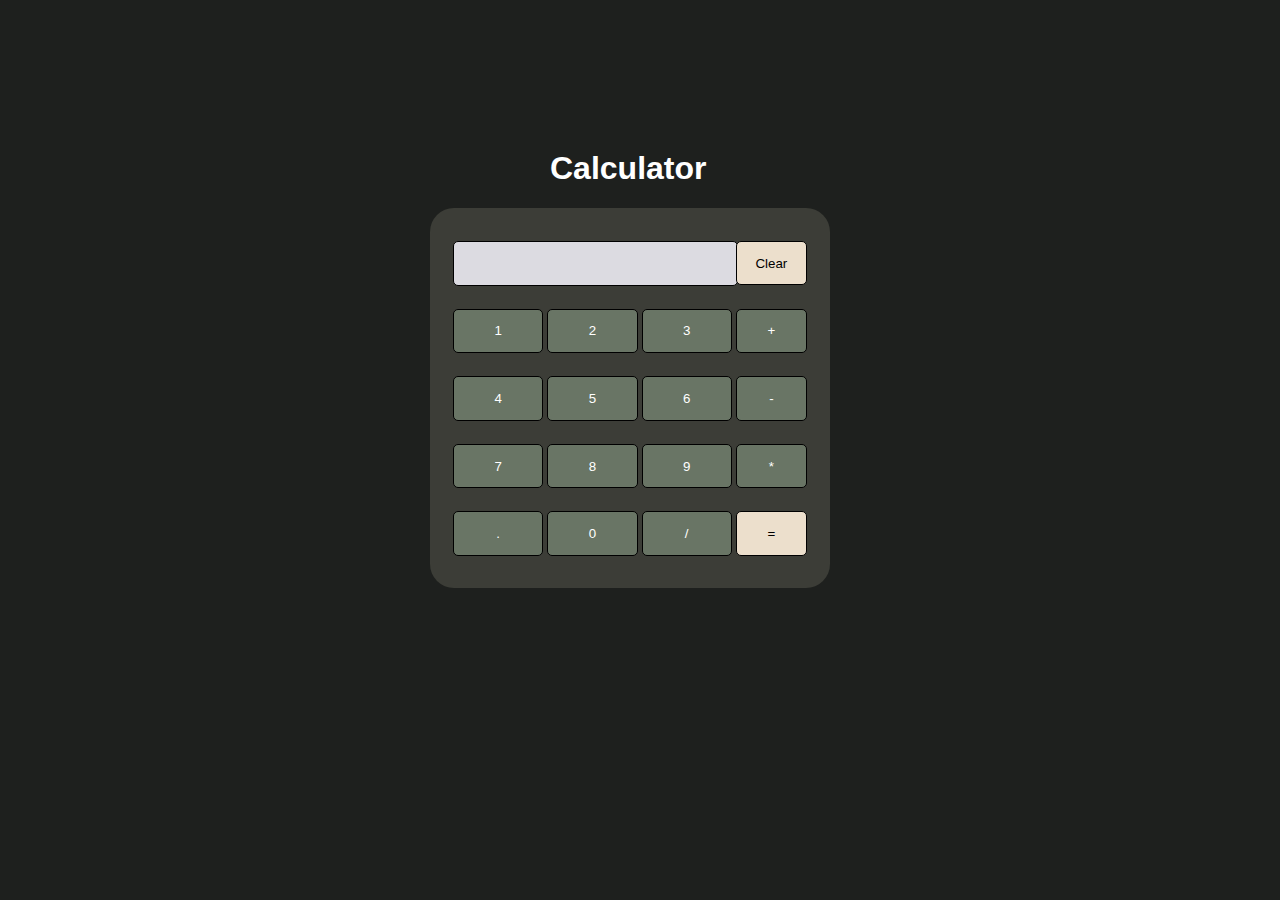
<file: fusion-tech-2-main/index.html>
<!DOCTYPE html>  
<html lang = "en">  
    <head>
        <meta charset="UTF-8">
        <meta name="viewport" content="width=device-width, initial-scale=1.0">  
        <title> JavaScript Calculator </title>
        <script src="index.js"></script>
        <style>
            body{
                margin: 150px 550px;
                /* margin-left: 550px; */
                background-color: rgb(30, 32, 30);
            }
            .caldes {
                padding: 20px;
                border-radius: 1.5em;
                height: 380px;
                width: 400px;
                margin-left: -120px;
                text-align: center;
                background-color: rgb(60, 61, 55);
            }
            .display-box {
                background-color: #dcdbe1;
                border: solid black 0.5px;
                color: black;
                border-radius: 5px;
                width: 100%;
                height: 65%;
            }
            input[type=button] {
                background-color: rgb(105, 117, 101);
                color: white;
                border: solid black 0.5px;
                border-radius: 5px;
                width: 100%;
                height: 70%;
            }
            input:active[type=button] {
                background: #e5e5e5;
            }
            #btn {
                background-color: rgb(236, 223, 204)
            }
        </style>
    </head>  
    <body>  
        <h1 style="color: white; font-family: 'Trebuchet MS', 'Lucida Sans Unicode', 'Lucida Grande', 'Lucida Sans', Arial, sans-serif;"> Calculator</h1>  
        <table class="caldes" >
            <tr>
                <td colspan="3"> <input class="display-box" type="text" id="result" disabled /> </td>   
                <td> <input type="button" value="Clear" onclick="clearScreen()" id="btn" style="color: black;"/> </td>
            </tr>
            <tr>
                <td> <input type="button" value="1" onclick="display('1')" /> </td>
                <td> <input type="button" value="2" onclick="display('2')" /> </td>
                <td> <input type="button" value="3" onclick="display('3')" /> </td>
                <td> <input type="button" value="+" onclick="display('+')" /> </td>
            </tr>
            <tr>
                <td> <input type="button" value="4" onclick="display('4')" /> </td>
                <td> <input type="button" value="5" onclick="display('5')" /> </td>
                <td> <input type="button" value="6" onclick="display('6')" /> </td>
                <td> <input type="button" value="-" onclick="display('-')" /> </td>
            </tr>
            <tr>
                <td> <input type="button" value="7" onclick="display('7')" /> </td>
                <td> <input type="button" value="8" onclick="display('8')" /> </td>
                <td> <input type="button" value="9" onclick="display('9')" /> </td>
                <td> <input type="button" value="*" onclick="display('*')" /> </td>
            </tr>
            <tr>
                <td> <input type="button" value="." onclick="display('.')" /> </td>
                <td> <input type="button" value="0" onclick="display('0')" /> </td>
                <td> <input type="button" value="/" onclick="display('/')" /> </td>
                <td> <input type="button" value="=" onclick="calculate()" id="btn" style="color: black;"/> </td>
            </tr>
        </table>
    </body>  
</html>
</file>
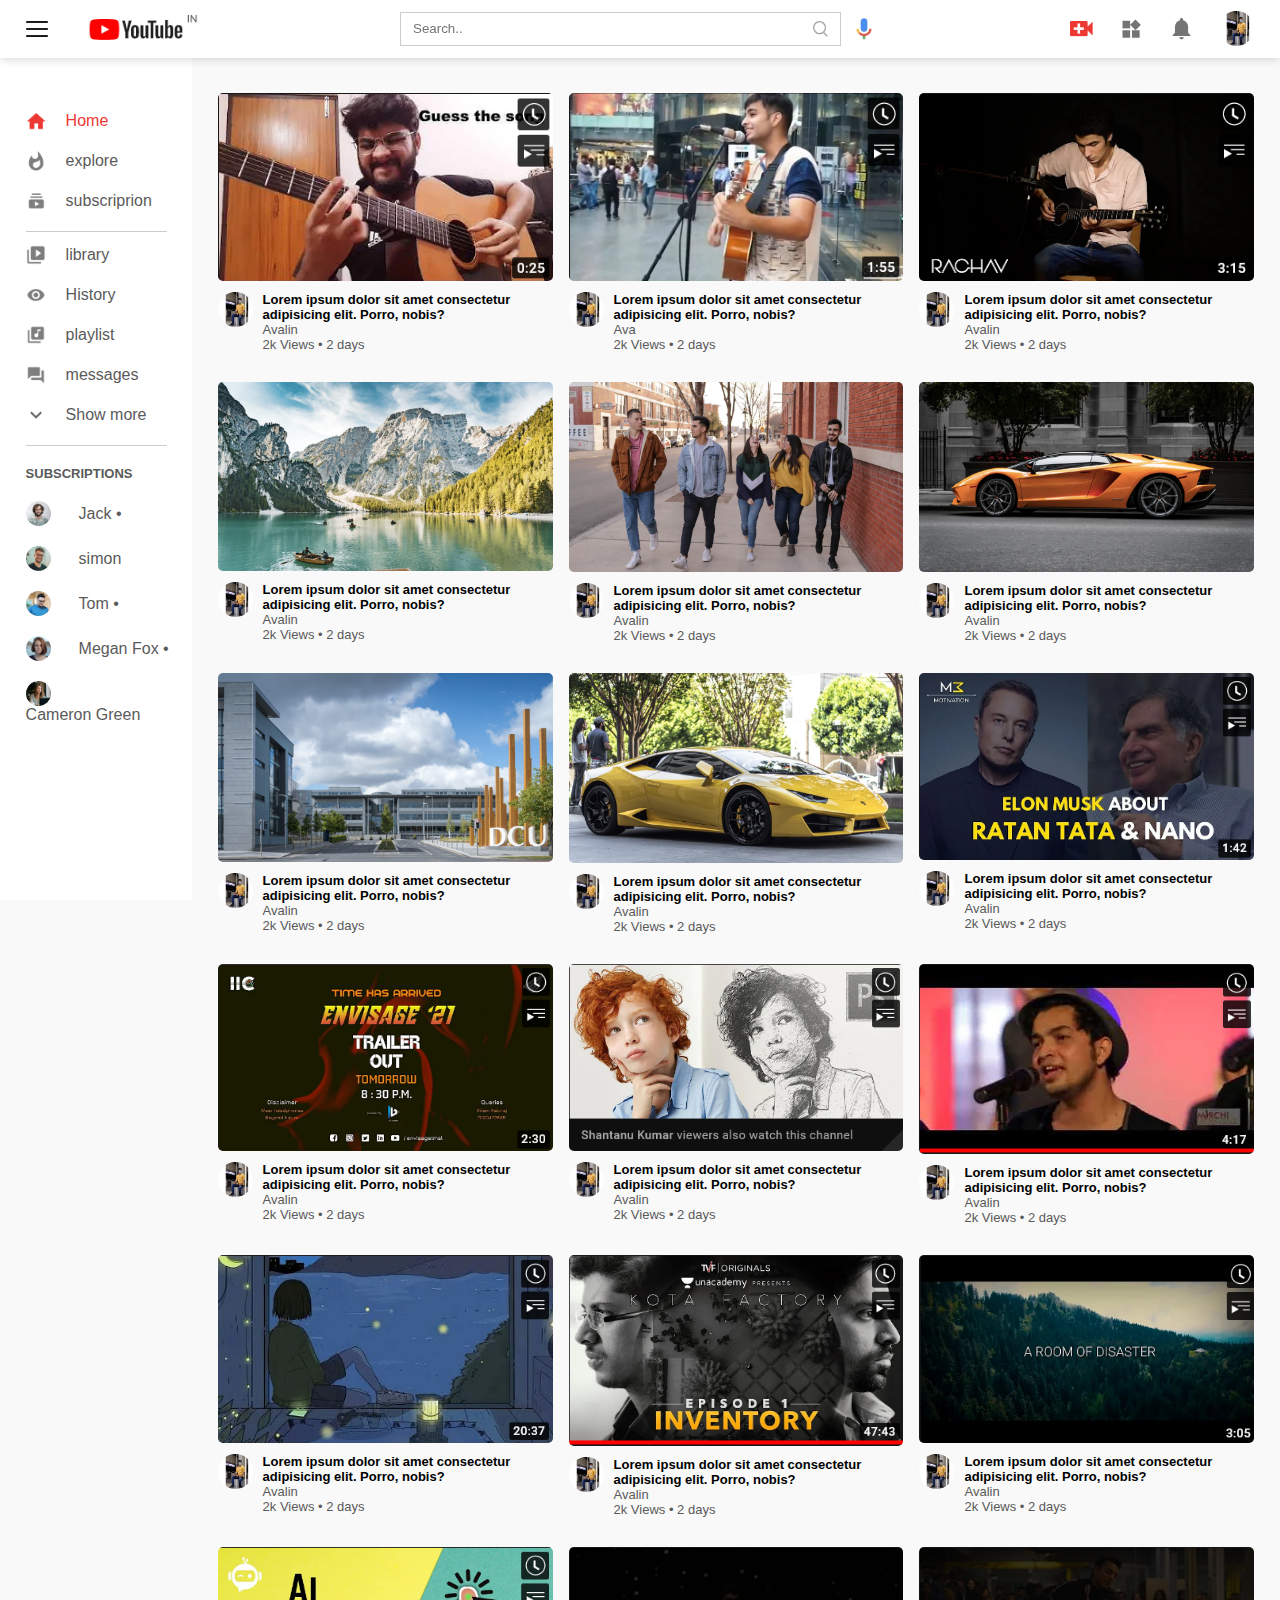
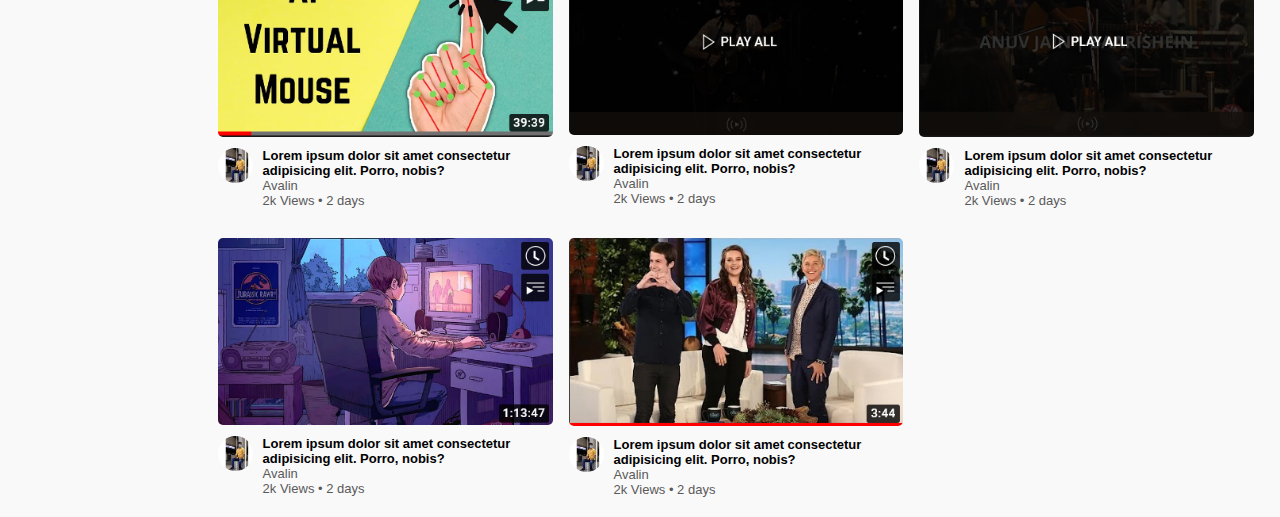
<file: fusion-tech-3-main/index.html>
<!DOCTYPE html>
<html lang="en">
<head>
    <meta charset="UTF-8">
    <meta http-equiv="X-UA-Compatible" content="IE=edge">
    <meta name="viewport" content="width=device-width, initial-scale=1.0">
    <link rel="stylesheet" href="style.css">
    <title>Youtube Clone</title>
</head>
<body>
    
    <nav class="flex-div">
        <div class="nav-left flex-div">
            <img src="./images/menu.png" class="menu-icon" alt="" srcset="">
            <img src="./images/logo.png" class="logo" alt="" srcset="">
        </div>
        <div class="nav-middle flex-div">
           <div class="search-box flex-div">
               <input type="text" placeholder="Search..">
               <img src="./images/search.png" alt="" srcset="">
           </div>
           <img src="./images/voice-search.png" class="mic-icon" alt="" srcset="">
        </div>
        <div class="nav-right flex-div">
            <img src="./images/upload.png" alt="" srcset="">
            <img src="./images/more.png" alt="" srcset="">
            <img src="./images/notification.png" alt="" srcset="">
            <img src="./images/nilava.jpeg" class="user-icon" alt="" srcset="">
        </div>
    </nav>

    <!-- Side Bar -->

     <div class="sidebar">
         <div class="shortcut-links">
             <a href="#"><img src="./images/home.png"><p>Home</p></a>
             <a href="#"><img src="./images/explore.png"><p>explore</p></a>
             <a href="#"><img src="./images/subscriprion.png"><p>subscriprion</p></a>
             <hr>
             <a href="#"><img src="./images/library.png"><p>library</p></a>
             <a href="#"><img src="./images/history.png"><p>History</p></a>
             <a href="#"><img src="./images/playlist.png"><p>playlist</p></a>
             <a href="#"><img src="./images/messages.png"><p>messages</p></a>
             <a href="#"><img src="./images/show-more.png"><p>Show more</p></a>
             <hr>
            </div>
          <div class="subscribed-list">
              <h3>SUBSCRIPTIONS</h3>
              <a href="#"><img src="./images/Jack.png"><p>Jack   &bull;</p></a>
              <a href="#"><img src="./images/simon.png"><p>simon </p></a>
              <a href="#"><img src="./images/tom.png"><p>Tom  &bull;</p></a>
              <a href="#"><img src="./images/megan.png"><p>Megan Fox  &bull;</p></a>
              <a href="#"><img src="./images/cameron.png"><p>Cameron Green </p></a>
            
            </div>
        </div>

<!-- Main Body -->
<div class="container">
    <div class="banner">
        <img src="./images/banner.png" alt="" srcset="">
    </div>
    <div class="list-container">
       <div class="vid-list">
           <a href="video-1.html"> <img src="./images/thumbnail1.png" class="thumbnail" ></a>
           <div class="flex-div">
               <img src="./images/nilava.jpeg">
               <div class="vid-info">
                   <a href="video-1.html">Lorem ipsum dolor sit amet consectetur adipisicing elit. Porro, nobis?</a>
                   <p>Avalin</p>
                   <p>2k Views &bull; 2 days</p>
               </div>
           </div>
       </div>
     
       <div class="vid-list">
        <a href="video-2.html"> <img src="./images/thumbnail2.png" class="thumbnail" ></a>
        <div class="flex-div">
            <img src="./images/nilava.jpeg">
            <div class="vid-info">
                <a href="video-2.html">Lorem ipsum dolor sit amet consectetur adipisicing elit. Porro, nobis?</a>
                <p>Ava</p>
                <p>2k Views &bull; 2 days</p>
            </div>
        </div>
    </div>

    <div class="vid-list">
        <a href="video-3.html"> <img src="./images/thumbnail3.png" class="thumbnail" ></a>
        <div class="flex-div">
            <img src="./images/nilava.jpeg">
            <div class="vid-info">
                <a href="video-3.html">Lorem ipsum dolor sit amet consectetur adipisicing elit. Porro, nobis?</a>
                <p>Avalin</p>
                <p>2k Views &bull; 2 days</p>
            </div>
        </div>
    </div>

    <div class="vid-list">
        <a href="#"> <img src="./images/thumbnail4.png" class="thumbnail" ></a>
        <div class="flex-div">
            <img src="./images/nilava.jpeg">
            <div class="vid-info">
                <a href="#">Lorem ipsum dolor sit amet consectetur adipisicing elit. Porro, nobis?</a>
                <p>Avalin</p>
                <p>2k Views &bull; 2 days</p>
            </div>
        </div>
    </div>

    <div class="vid-list">
        <a href="#"> <img src="./images/thumbnail5.png" class="thumbnail" ></a>
        <div class="flex-div">
            <img src="./images/nilava.jpeg">
            <div class="vid-info">
                <a href="#">Lorem ipsum dolor sit amet consectetur adipisicing elit. Porro, nobis?</a>
                <p>Avalin</p>
                <p>2k Views &bull; 2 days</p>
            </div>
        </div>
    </div>

    <div class="vid-list">
        <a href="#"> <img src="./images/thumbnail6.png" class="thumbnail" ></a>
        <div class="flex-div">
            <img src="./images/nilava.jpeg">
            <div class="vid-info">
                <a href="#">Lorem ipsum dolor sit amet consectetur adipisicing elit. Porro, nobis?</a>
                <p>Avalin</p>
                <p>2k Views &bull; 2 days</p>
            </div>
        </div>
    </div>

    <div class="vid-list">
        <a href="#"> <img src="./images/thumbnail7.png" class="thumbnail" ></a>
        <div class="flex-div">
            <img src="./images/nilava.jpeg">
            <div class="vid-info">
                <a href="#">Lorem ipsum dolor sit amet consectetur adipisicing elit. Porro, nobis?</a>
                <p>Avalin</p>
                <p>2k Views &bull; 2 days</p>
            </div>
        </div>
    </div>

    <div class="vid-list">
        <a href="#"> <img src="./images/thumbnail8.png" class="thumbnail" ></a>
        <div class="flex-div">
            <img src="./images/nilava.jpeg">
            <div class="vid-info">
                <a href="#">Lorem ipsum dolor sit amet consectetur adipisicing elit. Porro, nobis?</a>
                <p>Avalin</p>
                <p>2k Views &bull; 2 days</p>
            </div>
        </div>
    </div>


        <div class="vid-list">
        <a href="video-9.html"> <img src="./images/thumbnail9.png" class="thumbnail" ></a>
        <div class="flex-div">
            <img src="./images/nilava.jpeg">
            <div class="vid-info">
                <a href="video-9.html">Lorem ipsum dolor sit amet consectetur adipisicing elit. Porro, nobis?</a>
                <p>Avalin</p>
                <p>2k Views &bull; 2 days</p>
            </div>
        </div>
    </div>  
    
    <div class="vid-list">
        <a href="#"> <img src="./images/thumbnail10.png" class="thumbnail" ></a>
        <div class="flex-div">
            <img src="./images/nilava.jpeg">
            <div class="vid-info">
                <a href="#">Lorem ipsum dolor sit amet consectetur adipisicing elit. Porro, nobis?</a>
                <p>Avalin</p>
                <p>2k Views &bull; 2 days</p>
            </div>
        </div>
    </div>

    <div class="vid-list">
        <a href="video-11.html"> <img src="./images/thumbnail11.png" class="thumbnail" ></a>
        <div class="flex-div">
            <img src="./images/nilava.jpeg">
            <div class="vid-info">
                <a href="video-11.html">Lorem ipsum dolor sit amet consectetur adipisicing elit. Porro, nobis?</a>
                <p>Avalin</p>
                <p>2k Views &bull; 2 days</p>
            </div>
        </div>
    </div>

    <div class="vid-list">
        <a href="video-12.html"> <img src="./images/thumbnail12.png" class="thumbnail" ></a>
        <div class="flex-div">
            <img src="./images/nilava.jpeg">
            <div class="vid-info">
                <a href="video-12.html">Lorem ipsum dolor sit amet consectetur adipisicing elit. Porro, nobis?</a>
                <p>Avalin</p>
                <p>2k Views &bull; 2 days</p>
            </div>
        </div>
    </div>

    <div class="vid-list">
        <a href="#"> <img src="./images/thumbnail13.png" class="thumbnail" ></a>
        <div class="flex-div">
            <img src="./images/nilava.jpeg">
            <div class="vid-info">
                <a href="#">Lorem ipsum dolor sit amet consectetur adipisicing elit. Porro, nobis?</a>
                <p>Avalin</p>
                <p>2k Views &bull; 2 days</p>
            </div>
        </div>
    </div>

    <div class="vid-list">
        <a href="#"> <img src="./images/thumbnail14.png" class="thumbnail" ></a>
        <div class="flex-div">
            <img src="./images/nilava.jpeg">
            <div class="vid-info">
                <a href="#">Lorem ipsum dolor sit amet consectetur adipisicing elit. Porro, nobis?</a>
                <p>Avalin</p>
                <p>2k Views &bull; 2 days</p>
            </div>
        </div>
    </div>

    <div class="vid-list">
        <a href="#"> <img src="./images/thumbnail15.png" class="thumbnail" ></a>
        <div class="flex-div">
            <img src="./images/nilava.jpeg">
            <div class="vid-info">
                <a href="#">Lorem ipsum dolor sit amet consectetur adipisicing elit. Porro, nobis?</a>
                <p>Avalin</p>
                <p>2k Views &bull; 2 days</p>
            </div>
        </div>
    </div>

    <div class="vid-list">
        <a href="#"> <img src="./images/thumbnail16.png" class="thumbnail" ></a>
        <div class="flex-div">
            <img src="./images/nilava.jpeg">
            <div class="vid-info">
                <a href="#">Lorem ipsum dolor sit amet consectetur adipisicing elit. Porro, nobis?</a>
                <p>Avalin</p>
                <p>2k Views &bull; 2 days</p>
            </div>
        </div>
    </div>

    <div class="vid-list">
        <a href="#"> <img src="./images/thumbnail17.png" class="thumbnail" ></a>
        <div class="flex-div">
            <img src="./images/nilava.jpeg">
            <div class="vid-info">
                <a href="#">Lorem ipsum dolor sit amet consectetur adipisicing elit. Porro, nobis?</a>
                <p>Avalin</p>
                <p>2k Views &bull; 2 days</p>
            </div>
        </div>
    </div>

    <div class="vid-list">
        <a href="#"> <img src="./images/thumbnail18.png" class="thumbnail" ></a>
        <div class="flex-div">
            <img src="./images/nilava.jpeg">
            <div class="vid-info">
                <a href="#">Lorem ipsum dolor sit amet consectetur adipisicing elit. Porro, nobis?</a>
                <p>Avalin</p>
                <p>2k Views &bull; 2 days</p>
            </div>
        </div>
    </div>

    <div class="vid-list">
        <a href="#"> <img src="./images/thumbnail19.png" class="thumbnail" ></a>
        <div class="flex-div">
            <img src="./images/nilava.jpeg">
            <div class="vid-info">
                <a href="#">Lorem ipsum dolor sit amet consectetur adipisicing elit. Porro, nobis?</a>
                <p>Avalin</p>
                <p>2k Views &bull; 2 days</p>
            </div>
        </div>
    </div>

    <div class="vid-list">
        <a href="#"> <img src="./images/thumbnail20.png" class="thumbnail" ></a>
        <div class="flex-div">
            <img src="./images/nilava.jpeg">
            <div class="vid-info">
                <a href="#">Lorem ipsum dolor sit amet consectetur adipisicing elit. Porro, nobis?</a>
                <p>Avalin</p>
                <p>2k Views &bull; 2 days</p>
            </div>
        </div>
    </div>


    </div>



</div>


<script src="side-bar.js"></script>


</body>
</html>
</file>
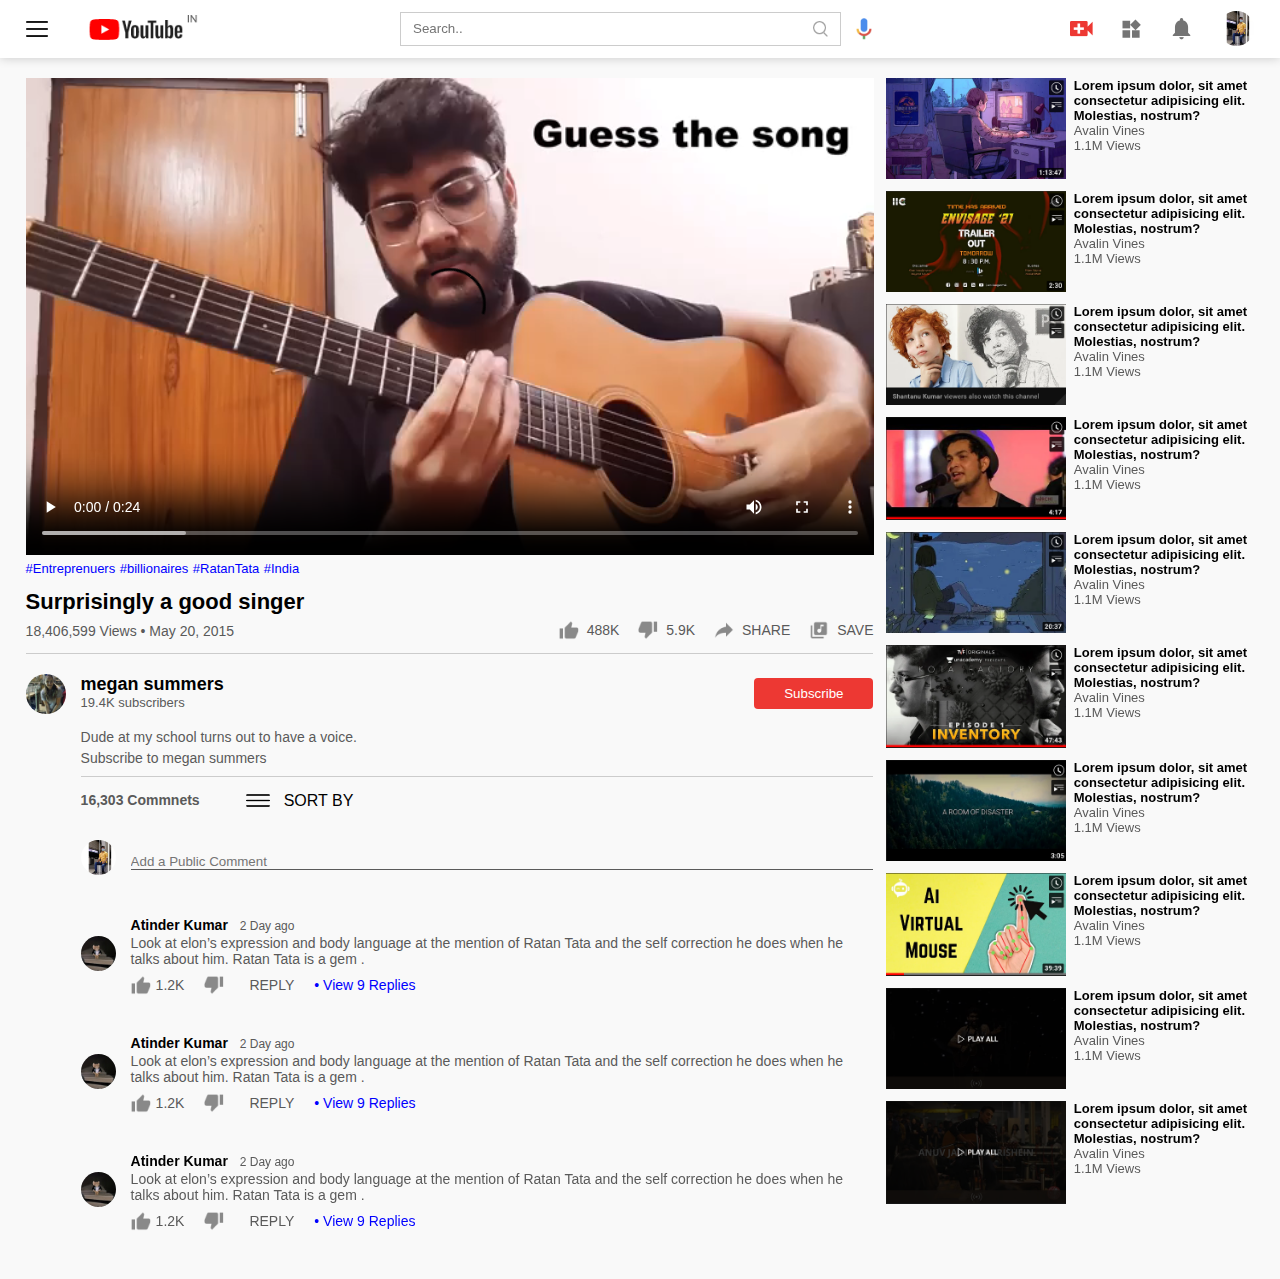
<file: fusion-tech-3-main/video-1.html>
<!DOCTYPE html>
<html lang="en">

<head>
    <meta charset="UTF-8">
    <meta http-equiv="X-UA-Compatible" content="IE=edge">
    <meta name="viewport" content="width=device-width, initial-scale=1.0">
    <link rel="stylesheet" href="style.css">
    <title>Video 9| Elon musk and TATA</title>
</head>

<body>
    <nav class="flex-div">
        <div class="nav-left flex-div">
            <img src="./images/menu.png" class="menu-icon" alt="" srcset="">
            <img src="./images/logo.png" class="logo" alt="" srcset="">
        </div>
        <div class="nav-middle flex-div">
            <div class="search-box flex-div">
                <input type="text" placeholder="Search..">
                <img src="./images/search.png" alt="" srcset="">
            </div>
            <img src="./images/voice-search.png" class="mic-icon" alt="" srcset="">
        </div>
        <div class="nav-right flex-div">
            <img src="./images/upload.png" alt="" srcset="">
            <img src="./images/more.png" alt="" srcset="">
            <img src="./images/notification.png" alt="" srcset="">
            <img src="./images/nilava.jpeg" class="user-icon" alt="" srcset="">
        </div>
    </nav>


    <div class="container play-container">
        <div class="row">
            <div class="play-video">
                <video  controls autoplay>
                    <source src="./images/thumbnail1 video.mp4" type="video/mp4">
                </video>

                <div class="tags">
                    <a href="">#Entreprenuers</a> <a href="">#billionaires</a> <a href="">#RatanTata</a> <a
                        href="">#India</a>
                </div>
                <h3> Surprisingly a good singer</h3>
                <div class="play-video-info">
                    <p>18,406,599 Views &bull; May 20, 2015</p>
                    <div>
                        <a href="http://"><img src="./images/like.png">488K</a>
                        <a href="http://"><img src="./images/dislike.png">5.9K</a>
                        <a href="http://"><img src="./images/share.png">SHARE</a>
                        <a href="http://"><img src="./images/save.png">SAVE</a>
                    </div>
                </div>
                <hr>
                <div class="owner">
                    <img src="./images/thumbnail1-owner.jpg">
                    <div>
                        <p>megan summers</p>
                        <span>19.4K subscribers</span>
                    </div>
                    <button type="button">Subscribe</button>

                </div>

                <div class="vid-des">
                    <p>Dude at my school turns out to have a voice.</p>
                    <p>Subscribe to megan summers</p>
                    <hr>
                    <div class="cmnt">
                        <h4>16,303 Commnets</h4>
                        <img src="./images/menu.png" alt="" srcset="">
                        <span>SORT BY</span>
                    </div>

                    <div class="add-cmnt">
                        <img src="./images/nilava.jpeg" alt="" srcset="">
                        <input type="text" placeholder="Add a Public Comment">
                    </div>

                    <div class="old-cmnt">
                        <img src="./images/Harpreet.jpg" alt="" srcset="">
                        <div>
                            <h3>
                                Atinder Kumar <span>2 Day ago</span>
                            </h3>
                            <p>Look at elon’s expression and body language at the mention of Ratan Tata and the self
                                correction he does when he <br> talks about him. Ratan Tata is a gem .</p>

                                <div class="cmnt-react">
                                    <img src="./images/like.png" alt="" srcset="">
                                    <span>1.2K</span>
                                    <img src="./images/dislike.png" alt="" srcset="">
                                    <span></span>
                                    <span>REPLY</span>
                                    <!-- <a href="http://">ALL Replies</a> -->
                                    <div> &bull; View 9 Replies</div>
                                </div>
                        </div>
                    </div>

                    <div class="old-cmnt">
                        <img src="./images/Harpreet.jpg" alt="" srcset="">
                        <div>
                            <h3>
                                Atinder Kumar <span>2 Day ago</span>
                            </h3>
                            <p>Look at elon’s expression and body language at the mention of Ratan Tata and the self
                                correction he does when he <br> talks about him. Ratan Tata is a gem .</p>

                                <div class="cmnt-react">
                                    <img src="./images/like.png" alt="" srcset="">
                                    <span>1.2K</span>
                                    <img src="./images/dislike.png" alt="" srcset="">
                                    <span></span>
                                    <span>REPLY</span>
                                    <!-- <a href="http://">ALL Replies</a> -->
                                    <div> &bull; View 9 Replies</div>
                                </div>
                        </div>
                    </div>

                    <div class="old-cmnt">
                        <img src="./images/Harpreet.jpg" alt="" srcset="">
                        <div>
                            <h3>
                                Atinder Kumar <span>2 Day ago</span>
                            </h3>
                            <p>Look at elon’s expression and body language at the mention of Ratan Tata and the self
                                correction he does when he <br> talks about him. Ratan Tata is a gem .</p>

                                <div class="cmnt-react">
                                    <img src="./images/like.png" alt="" srcset="">
                                    <span>1.2K</span>
                                    <img src="./images/dislike.png" alt="" srcset="">
                                    <span></span>
                                    <span>REPLY</span>
                                    <!-- <a href="http://">ALL Replies</a> -->
                                    <div> &bull; View 9 Replies</div>
                                </div>
                        </div>
                    </div>

                    



                </div>
                <hr class="hide-hr">


            </div>
            <div class="right-sidebar">

                <div class="side-video-list">
                    <a href="" class="small-thumbnail"> <img src="./images/thumbnail19.png" alt="" srcset=""></a>
                    <div class="vid-info">
                        <a href="">Lorem ipsum dolor, sit amet consectetur adipisicing elit. Molestias, nostrum?</a>
                        <p>Avalin Vines</p>
                        <p>1.1M Views</p>
                    </div>
                </div>

                <div class="side-video-list">
                    <a href="" class="small-thumbnail"> <img src="./images/thumbnail10.png" alt="" srcset=""></a>
                    <div class="vid-info">
                        <a href="">Lorem ipsum dolor, sit amet consectetur adipisicing elit. Molestias, nostrum?</a>
                        <p>Avalin Vines</p>
                        <p>1.1M Views</p>
                    </div>
                </div>


                <div class="side-video-list">
                    <a href="" class="small-thumbnail"> <img src="./images/thumbnail11.png" alt="" srcset=""></a>
                    <div class="vid-info">
                        <a href="">Lorem ipsum dolor, sit amet consectetur adipisicing elit. Molestias, nostrum?</a>
                        <p>Avalin Vines</p>
                        <p>1.1M Views</p>
                    </div>
                </div>

                <div class="side-video-list">
                    <a href="video-12.html" class="small-thumbnail"> <img src="./images/thumbnail12.png" alt="" srcset=""></a>
                    <div class="vid-info">
                        <a href="video-12.html">Lorem ipsum dolor, sit amet consectetur adipisicing elit. Molestias, nostrum?</a>
                        <p>Avalin Vines</p>
                        <p>1.1M Views</p>
                    </div>
                </div>

                <div class="side-video-list">
                    <a href="" class="small-thumbnail"> <img src="./images/thumbnail13.png" alt="" srcset=""></a>
                    <div class="vid-info">
                        <a href="">Lorem ipsum dolor, sit amet consectetur adipisicing elit. Molestias, nostrum?</a>
                        <p>Avalin Vines</p>
                        <p>1.1M Views</p>
                    </div>
                </div>


                <div class="side-video-list">
                    <a href="" class="small-thumbnail"> <img src="./images/thumbnail14.png" alt="" srcset=""></a>
                    <div class="vid-info">
                        <a href="">Lorem ipsum dolor, sit amet consectetur adipisicing elit. Molestias, nostrum?</a>
                        <p>Avalin Vines</p>
                        <p>1.1M Views</p>
                    </div>
                </div>


                <div class="side-video-list">
                    <a href="" class="small-thumbnail"> <img src="./images/thumbnail15.png" alt="" srcset=""></a>
                    <div class="vid-info">
                        <a href="">Lorem ipsum dolor, sit amet consectetur adipisicing elit. Molestias, nostrum?</a>
                        <p>Avalin Vines</p>
                        <p>1.1M Views</p>
                    </div>
                </div>

                <div class="side-video-list">
                    <a href="" class="small-thumbnail"> <img src="./images/thumbnail16.png" alt="" srcset=""></a>
                    <div class="vid-info">
                        <a href="">Lorem ipsum dolor, sit amet consectetur adipisicing elit. Molestias, nostrum?</a>
                        <p>Avalin Vines</p>
                        <p>1.1M Views</p>
                    </div>
                </div>


                <div class="side-video-list">
                    <a href="" class="small-thumbnail"> <img src="./images/thumbnail17.png" alt="" srcset=""></a>
                    <div class="vid-info">
                        <a href="">Lorem ipsum dolor, sit amet consectetur adipisicing elit. Molestias, nostrum?</a>
                        <p>Avalin Vines</p>
                        <p>1.1M Views</p>
                    </div>
                </div>

                <div class="side-video-list">
                    <a href="" class="small-thumbnail"> <img src="./images/thumbnail18.png" alt="" srcset=""></a>
                    <div class="vid-info">
                        <a href="">Lorem ipsum dolor, sit amet consectetur adipisicing elit. Molestias, nostrum?</a>
                        <p>Avalin Vines</p>
                        <p>1.1M Views</p>
                    </div>
                </div>



            </div>
        </div>
    </div>




</body>

</html>
</file>
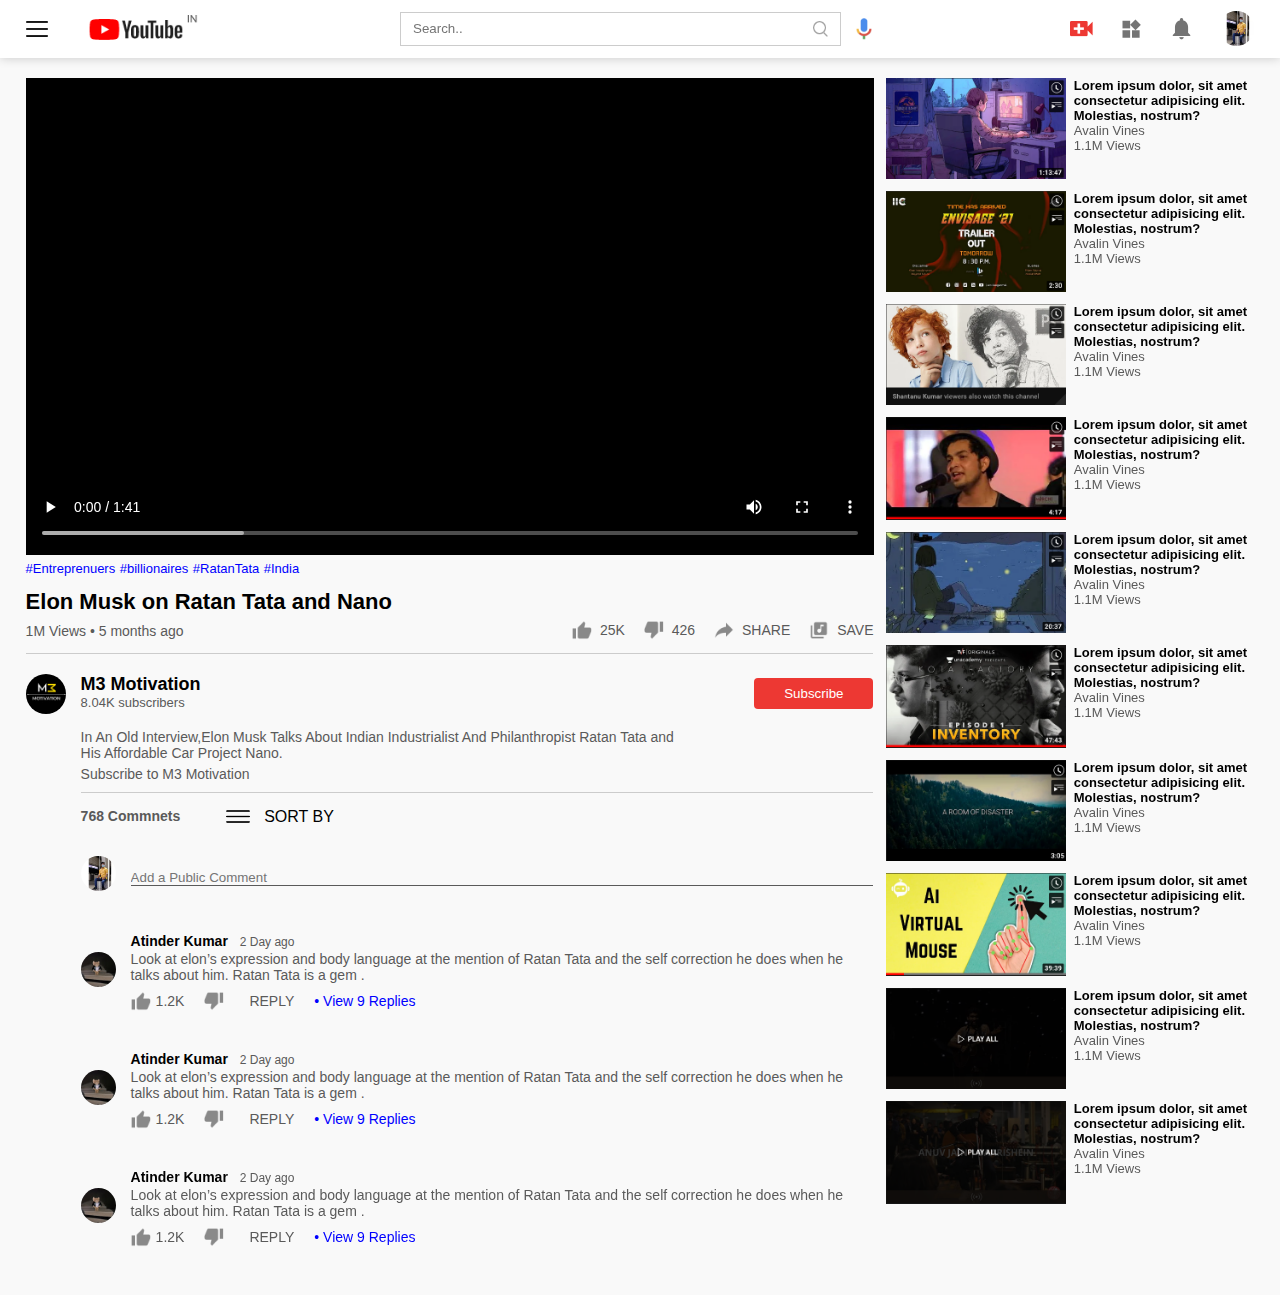
<file: fusion-tech-3-main/video-9.html>
<!DOCTYPE html>
<html lang="en">

<head>
    <meta charset="UTF-8">
    <meta http-equiv="X-UA-Compatible" content="IE=edge">
    <meta name="viewport" content="width=device-width, initial-scale=1.0">
    <link rel="stylesheet" href="style.css">
    <title>Video 9| Elon musk and TATA</title>
</head>

<body>
    <nav class="flex-div">
        <div class="nav-left flex-div">
            <img src="./images/menu.png" class="menu-icon" alt="" srcset="">
            <img src="./images/logo.png" class="logo" alt="" srcset="">
        </div>
        <div class="nav-middle flex-div">
            <div class="search-box flex-div">
                <input type="text" placeholder="Search..">
                <img src="./images/search.png" alt="" srcset="">
            </div>
            <img src="./images/voice-search.png" class="mic-icon" alt="" srcset="">
        </div>
        <div class="nav-right flex-div">
            <img src="./images/upload.png" alt="" srcset="">
            <img src="./images/more.png" alt="" srcset="">
            <img src="./images/notification.png" alt="" srcset="">
            <img src="./images/nilava.jpeg" class="user-icon" alt="" srcset="">
        </div>
    </nav>


    <div class="container play-container">
        <div class="row">
            <div class="play-video">
                <video controls autoplay>
                    <source src="./images/thumbnail9 video.mp4" type="video/mp4">
                </video>

                <div class="tags">
                    <a href="">#Entreprenuers</a> <a href="">#billionaires</a> <a href="">#RatanTata</a> <a
                        href="">#India</a>
                </div>
                <h3>Elon Musk on Ratan Tata and Nano</h3>
                <div class="play-video-info">
                    <p>1M Views &bull; 5 months ago</p>
                    <div>
                        <a href="http://"><img src="./images/like.png">25K</a>
                        <a href="http://"><img src="./images/dislike.png">426</a>
                        <a href="http://"><img src="./images/share.png">SHARE</a>
                        <a href="http://"><img src="./images/save.png">SAVE</a>
                    </div>
                </div>
                <hr>
                <div class="owner">
                    <img src="./images/M3 Motivation.jpg">
                    <div>
                        <p>M3 Motivation</p>
                        <span>8.04K subscribers</span>
                    </div>
                    <button type="button">Subscribe</button>

                </div>

                <div class="vid-des">
                    <p>In An Old Interview,Elon Musk Talks About Indian Industrialist And Philanthropist Ratan Tata and
                        <br> His Affordable Car Project Nano.</p>
                    <p>Subscribe to M3 Motivation</p>
                    <hr>
                    <div class="cmnt">
                        <h4>768 Commnets</h4>
                        <img src="./images/menu.png" alt="" srcset="">
                        <span>SORT BY</span>
                    </div>

                    <div class="add-cmnt">
                        <img src="./images/nilava.jpeg" alt="" srcset="">
                        <input type="text" placeholder="Add a Public Comment">
                    </div>

                    <div class="old-cmnt">
                        <img src="./images/Harpreet.jpg" alt="" srcset="">
                        <div>
                            <h3>
                                Atinder Kumar <span>2 Day ago</span>
                            </h3>
                            <p>Look at elon’s expression and body language at the mention of Ratan Tata and the self
                                correction he does when he <br> talks about him. Ratan Tata is a gem .</p>

                                <div class="cmnt-react">
                                    <img src="./images/like.png" alt="" srcset="">
                                    <span>1.2K</span>
                                    <img src="./images/dislike.png" alt="" srcset="">
                                    <span></span>
                                    <span>REPLY</span>
                                    <!-- <a href="http://">ALL Replies</a> -->
                                    <div> &bull; View 9 Replies</div>
                                </div>
                        </div>
                    </div>

                    <div class="old-cmnt">
                        <img src="./images/Harpreet.jpg" alt="" srcset="">
                        <div>
                            <h3>
                                Atinder Kumar <span>2 Day ago</span>
                            </h3>
                            <p>Look at elon’s expression and body language at the mention of Ratan Tata and the self
                                correction he does when he <br> talks about him. Ratan Tata is a gem .</p>

                                <div class="cmnt-react">
                                    <img src="./images/like.png" alt="" srcset="">
                                    <span>1.2K</span>
                                    <img src="./images/dislike.png" alt="" srcset="">
                                    <span></span>
                                    <span>REPLY</span>
                                    <!-- <a href="http://">ALL Replies</a> -->
                                    <div> &bull; View 9 Replies</div>
                                </div>
                        </div>
                    </div>

                    <div class="old-cmnt">
                        <img src="./images/Harpreet.jpg" alt="" srcset="">
                        <div>
                            <h3>
                                Atinder Kumar <span>2 Day ago</span>
                            </h3>
                            <p>Look at elon’s expression and body language at the mention of Ratan Tata and the self
                                correction he does when he <br> talks about him. Ratan Tata is a gem .</p>

                                <div class="cmnt-react">
                                    <img src="./images/like.png" alt="" srcset="">
                                    <span>1.2K</span>
                                    <img src="./images/dislike.png" alt="" srcset="">
                                    <span></span>
                                    <span>REPLY</span>
                                    <!-- <a href="http://">ALL Replies</a> -->
                                    <div> &bull; View 9 Replies</div>
                                </div>
                        </div>
                    </div>

                    



                </div>
                <hr class="hide-hr">


            </div>
            <div class="right-sidebar">

                <div class="side-video-list">
                    <a href="" class="small-thumbnail"> <img src="./images/thumbnail19.png" alt="" srcset=""></a>
                    <div class="vid-info">
                        <a href="">Lorem ipsum dolor, sit amet consectetur adipisicing elit. Molestias, nostrum?</a>
                        <p>Avalin Vines</p>
                        <p>1.1M Views</p>
                    </div>
                </div>

                <div class="side-video-list">
                    <a href="" class="small-thumbnail"> <img src="./images/thumbnail10.png" alt="" srcset=""></a>
                    <div class="vid-info">
                        <a href="">Lorem ipsum dolor, sit amet consectetur adipisicing elit. Molestias, nostrum?</a>
                        <p>Avalin Vines</p>
                        <p>1.1M Views</p>
                    </div>
                </div>


                <div class="side-video-list">
                    <a href="" class="small-thumbnail"> <img src="./images/thumbnail11.png" alt="" srcset=""></a>
                    <div class="vid-info">
                        <a href="">Lorem ipsum dolor, sit amet consectetur adipisicing elit. Molestias, nostrum?</a>
                        <p>Avalin Vines</p>
                        <p>1.1M Views</p>
                    </div>
                </div>

                <div class="side-video-list">
                    <a href="" class="small-thumbnail"> <img src="./images/thumbnail12.png" alt="" srcset=""></a>
                    <div class="vid-info">
                        <a href="">Lorem ipsum dolor, sit amet consectetur adipisicing elit. Molestias, nostrum?</a>
                        <p>Avalin Vines</p>
                        <p>1.1M Views</p>
                    </div>
                </div>

                <div class="side-video-list">
                    <a href="" class="small-thumbnail"> <img src="./images/thumbnail13.png" alt="" srcset=""></a>
                    <div class="vid-info">
                        <a href="">Lorem ipsum dolor, sit amet consectetur adipisicing elit. Molestias, nostrum?</a>
                        <p>Avalin Vines</p>
                        <p>1.1M Views</p>
                    </div>
                </div>


                <div class="side-video-list">
                    <a href="" class="small-thumbnail"> <img src="./images/thumbnail14.png" alt="" srcset=""></a>
                    <div class="vid-info">
                        <a href="">Lorem ipsum dolor, sit amet consectetur adipisicing elit. Molestias, nostrum?</a>
                        <p>Avalin Vines</p>
                        <p>1.1M Views</p>
                    </div>
                </div>


                <div class="side-video-list">
                    <a href="" class="small-thumbnail"> <img src="./images/thumbnail15.png" alt="" srcset=""></a>
                    <div class="vid-info">
                        <a href="">Lorem ipsum dolor, sit amet consectetur adipisicing elit. Molestias, nostrum?</a>
                        <p>Avalin Vines</p>
                        <p>1.1M Views</p>
                    </div>
                </div>

                <div class="side-video-list">
                    <a href="" class="small-thumbnail"> <img src="./images/thumbnail16.png" alt="" srcset=""></a>
                    <div class="vid-info">
                        <a href="">Lorem ipsum dolor, sit amet consectetur adipisicing elit. Molestias, nostrum?</a>
                        <p>Avalin Vines</p>
                        <p>1.1M Views</p>
                    </div>
                </div>


                <div class="side-video-list">
                    <a href="" class="small-thumbnail"> <img src="./images/thumbnail17.png" alt="" srcset=""></a>
                    <div class="vid-info">
                        <a href="">Lorem ipsum dolor, sit amet consectetur adipisicing elit. Molestias, nostrum?</a>
                        <p>Avalin Vines</p>
                        <p>1.1M Views</p>
                    </div>
                </div>

                <div class="side-video-list">
                    <a href="" class="small-thumbnail"> <img src="./images/thumbnail18.png" alt="" srcset=""></a>
                    <div class="vid-info">
                        <a href="">Lorem ipsum dolor, sit amet consectetur adipisicing elit. Molestias, nostrum?</a>
                        <p>Avalin Vines</p>
                        <p>1.1M Views</p>
                    </div>
                </div>



            </div>
        </div>
    </div>




</body>

</html>
</file>
<file: fusion-tech-3-main/style.css>
*{
    margin: 0;
    padding: 0;
    font-family:'poppins' , sans-serif;
    box-sizing: border-box;
}
a{
    text-decoration: none;
    color: #5a5a5a;
}

img{
    cursor: pointer;
}

.flex-div{
     display: flex;
     align-items: center;

}
nav{
    padding: 0px 2%;
    justify-content: space-between;
    box-shadow: 0 0 10px rgba(0, 0, 0, 0.2);
    background: #fff;
    position: sticky;
    top: 0;
    z-index: 10;
}


.nav-right img{
    width: 25px;
    margin-right: 25px;
}

.nav-right .user-icon{
width: 35px;
margin-right: 0px;
border-radius: 50%;

}

.nav-left .menu-icon{
    width: 22px;
    margin-right: 25px;

}

.nav-left .logo{
    width: 130px;

}

.nav-middle .mic-icon{
    width: 16px;

}
.nav-middle .search-box{
    border: 1px solid #ccc;
    margin-right: 15px;
    padding: 8px 12px;
    /* border-radius: 25px; */
}

.nav-middle .search-box input{
    width: 400px;
    border: 0;
    outline: 0;
    background: transparent;
}
.nav-middle .search-box img{
    width: 15px;
   
}

/* sidebar */
.sidebar{
    background: #fff;
    width: 15%;
    height: 100vh;
    position: fixed;
    top: 0;
    padding-left: 2%;
    padding-top: 98px;

}

.shortcut-links a img{
width: 20px;
margin-right: 20px;
}

.shortcut-links a{
    display: flex;
    align-items: center;
    margin-bottom: 20px;
    width: fit-content;
    flex-wrap: wrap;
    margin-top: 13px;
}


.shortcut-links a:first-child{
    color: #ed3833;
}

.sidebar hr{
    border: 0;
    height: 1px;
    background: #ccc;
    width: 85%;
}
.subscribed-list h3{
    font-size: 13px;
    margin: 20px 0;
    color: #5a5a5a;
}
.subscribed-list a{
    display: flex;
    align-items: center;
    margin-bottom: 20px;
    width: fit-content;
    flex-wrap: wrap;
}
.subscribed-list a img{
    width: 25px;
    border-radius: 50%;
    margin-right: 28px;
}


.small-sidebar{
    width: 5%;
}
.small-sidebar .shortcut-links a p  , .small-sidebar .subscribed-list a , .small-sidebar h3{
    display: none;
}

.small-sidebar hr{
    width: 50%;
    margin-bottom: 25px;
    display: none;

}
/* main Body */
.container{
   background: #f9f9f9;
   padding-left: 17%;
   padding-right: 2%;
   padding-top: 20px;
   padding-bottom: 20px;
}
.large-container{
    padding-left: 7%; 
}
.banner{
    width: 100%;
    display: none;
}

.banner img{
    width: 100%;
    border-radius: 8px;
}


.list-container{
    display: grid;
    grid-template-columns: repeat(auto-fit, minmax(250px, 1fr));
    grid-column-gap: 16px;
    grid-row-gap: 30px;
    margin-top: 15px;
}

.vid-list .thumbnail{
   width: 100%;
   border-radius: 5px;

}
.vid-list .flex-div{
    align-items: flex-start;
    margin-top: 7px;
}

.vid-list .flex-div img{
    width: 35px;
    margin-right: 10px;
    border-radius: 50%;
}

.vid-info{
    color: #5a5a5a;
    font-size: 13px;

}

.vid-info a{
    color: black;
    font-weight: 600;
    display: block;
    margin: bottom 5px;;
}


@media (max-width: 900px) {
    .menu-icon{
        display: none;
    }

    .sidebar{
        display: none;
    } 

   .container, .large-container{
       padding-left: 5%;
       padding-right: 5%;   
   }

   /* .nav-right img{
  
    display: none;
   } */

   .nav-right .user-icon{
       display: block;
       width: 30px;
   }

   .nav-middle .search-box {
       width: 100px;
       display: none;

   }

   .nav-middle .mic-icon{
       display: none;
   }

   .logo{
       width: 90px;
   }

}

/*******      Video -9      *****/


.play-container{
    padding-left: 2% !important;
}

.row{
    display: flex;
    justify-content: space-between;
    flex-wrap: wrap;

}
.play-video{
    flex-basis: 69%;
}

.right-sidebar{
    flex-basis: 30%;
}

.play-video video{
    width: 100%;
}
.side-video-list{

    display: flex;
    justify-content: space-between;
    margin-bottom: 8px;
}

.side-video-list img{
    width: 100%;

}
.side-video-list .small-thumbnail{
    flex-basis: 49%;

}

.side-video-list .vid-info{

    flex-basis: 49%;
}

.play-video .tags a{
   
    color: #0000ff;
    font-size: 13px;
}

.play-video h3{
    font-weight: 600;
    font-size: 22px;
    margin-top: 12px;
}

.play-video .play-video-info{
    display: flex;
    align-items: center;
    justify-content: space-between;
    flex-wrap: wrap;
    margin-top: 5px;
    font-size: 14px;
    color: #5a5a5a;
}

.play-video .play-video-info a img{
    width: 20px;
    margin-right: 8px;

}

.play-video .play-video-info a{
    display: inline-flex;
    align-items: center;
    margin-left: 15px;

}

.play-video hr{
    border: 0;
    height: 1px;
    background: #ccc;
    margin: 10px 0;
}

.owner{
    display: flex;
    align-items: center;
    margin-top: 20px;
}

.owner div{
    flex: 1;
    line-height: 18px;   
}

.owner img{
    width: 40px;
    border-radius: 50%;
    margin-right: 15px;
}

.owner p{
    color: #000;
    font-weight: 600;
    font-size: 18px;
}


.owner span{
    font-size: 13px;
    color: #5a5a5a;
}


.owner button{
    background: #ed3833;
    color: #fff;
    padding: 8px 30px;
    border: 0;
    outline: 0;
    border-radius: 4px;
    cursor: pointer;
}

.vid-des{
    padding-left: 55px;
    margin: 15px 0;
}

.vid-des p{
    
    font-size: 14px;
    margin-bottom: 5px;
    color: #5a5a5a;
}

.vid-des .cmnt{
    display: flex;
    margin-top: 15px;
}
.cmnt img{
    width: 24px;
    height: 17px;
    margin-left: 46px;
    margin-right: 14px;
}

.vid-des h4{
    font-size: 14px;
    color: #5a5a5a;
    /* margin-top: 15px; */
}

.add-cmnt{
    display: flex;
    align-items: center;
    margin: 30px 0;
}

.add-cmnt img{
    width: 35px;
    border-radius: 50%;
    margin-right: 15px;
}

.add-cmnt input{
    border: 0;
    outline: 0;
    border-bottom: 1px solid #5a5a5a;
    width: 100%;
    padding-top: 10px;
    background: transparent;
}

.old-cmnt{
    display: flex;
    align-items: center;
    margin: 20px 0;
}

.old-cmnt img{
    width: 35px;
    border-radius: 50%;
    margin-right: 15px;
}

.old-cmnt h3{
    font-size: 14px;
    margin-bottom: 2px;
}

.old-cmnt h3 span{
    font-size: 12px;
    color: #5a5a5a;
    font-weight: 500;
    margin-left: 8px;
}

.old-cmnt .cmnt-react{
    display: flex;
    align-items: center;
    margin:8px 0;
    font-size: 14px;
}

.old-cmnt .cmnt-react img{

    width: 20px;
    border-radius: 0;
    margin-right: 5px;
}

.old-cmnt .cmnt-react span{
    margin-right: 20px;
    color: #5a5a5a;

}

.old-cmnt .cmnt-react div{
    color: blue;
    display: block;
}
.hide-hr{
    display: none;
}
@media (max-width: 900px){

    .play-video{
        flex-basis: 100%;
    }


    .right-sidebar{
        flex-basis: 100%;
        margin-top: 35px;
    }

    .play-container{
        padding-left: 5%;
    }

    .vid-des {
        padding-left: 5px;
    }
 
    .play-video .play-video-info a{
        margin-left: 0;
        margin-right: 15px;
        margin-top: 15px;
    }
    
    .hide-hr{
        display: block;
    }

}
</file>
